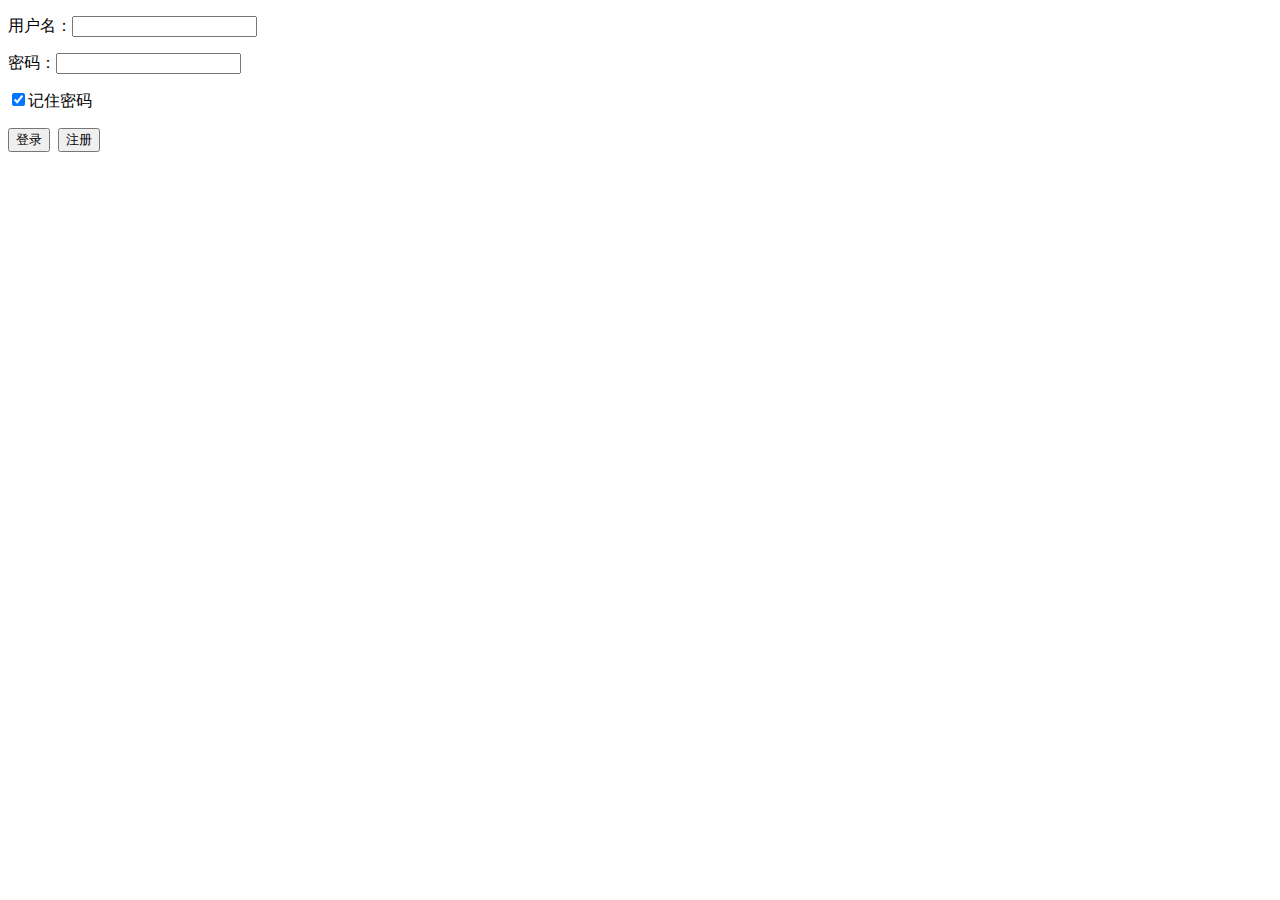
<file: meituan1/templates/userlogin.html>
<!DOCTYPE html>
<html lang="en">
<head>
    <meta charset="UTF-8">
    <title>Title</title>
</head>
<body>
    <form method="post">
        <p>用户名：<input type="text" name="uname" id="i1"></p>
        <p>密码：<input type="text" name="pswd" id="i2"></p>
        <p><input type="checkbox" value="1" checked>记住密码</p>
        <p><input type="submit" value="登录"> &nbsp;<button id="btn1">注册</button></p>

    </form>
</body>
</html>
</file>
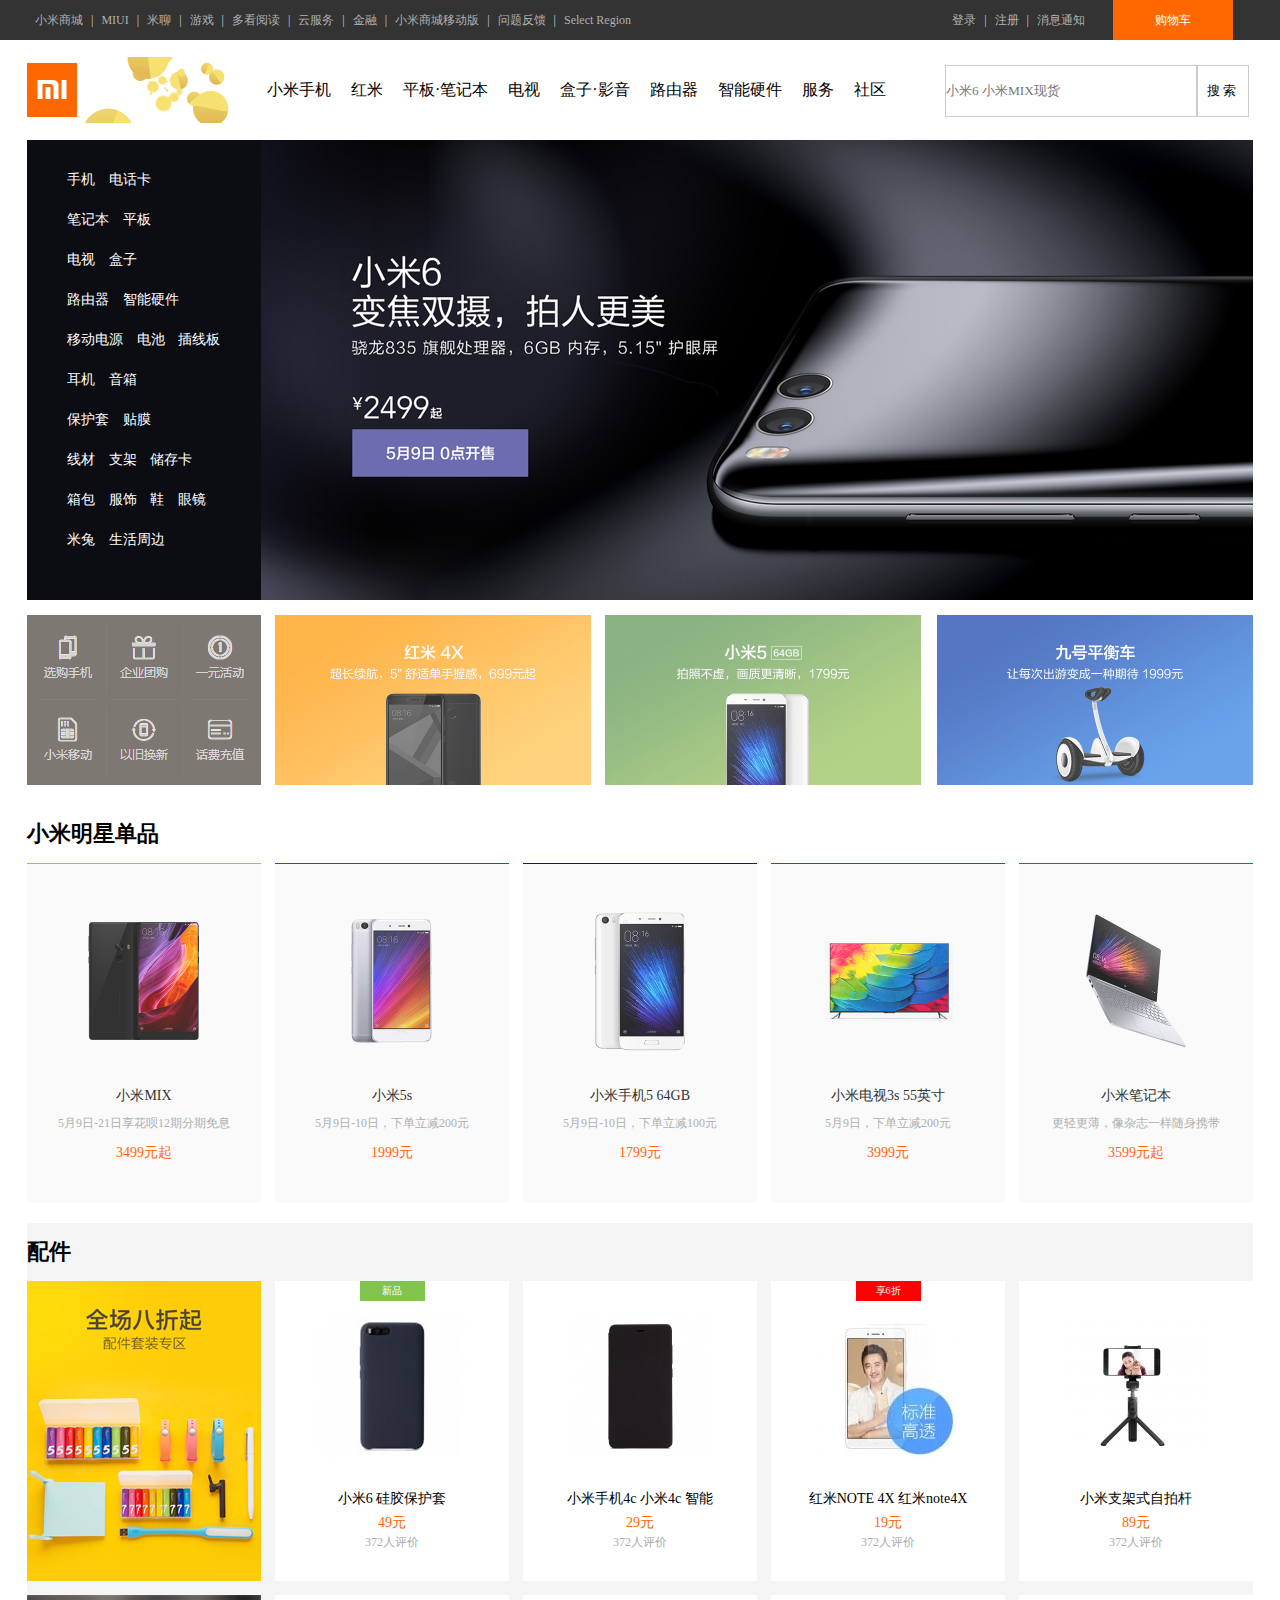
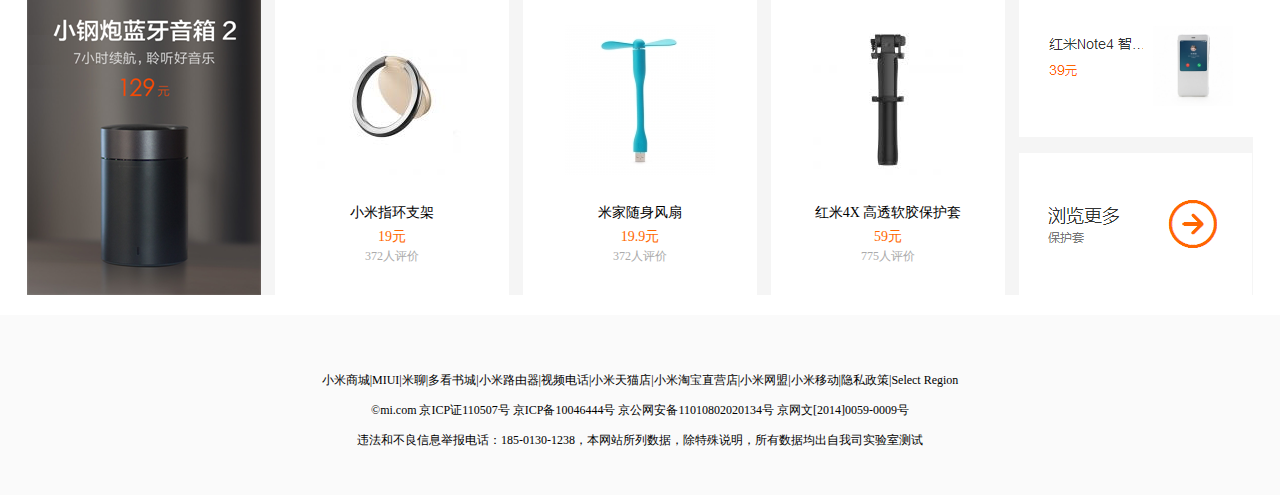
<file: 前端/meituan/MinorWebs/search.html>
<!DOCTYPE html>
<html>
	<head>
		<meta charset="UTF-8">
        <meta name="author" content="order by dede58.com"/>
		<title>小米商城</title>
		<link rel="stylesheet" type="text/css" href="./css/style.css">
	</head>
	<body>
	<!-- start header -->
		<header>
			<div class="top center">
				<div class="left fl">
					<ul>
						<li><a href="http://www.mi.com/" target="_blank">小米商城</a></li>
						<li>|</li>
						<li><a href="">MIUI</a></li>
						<li>|</li>
						<li><a href="">米聊</a></li>
						<li>|</li>
						<li><a href="">游戏</a></li>
						<li>|</li>
						<li><a href="">多看阅读</a></li>
						<li>|</li>
						<li><a href="">云服务</a></li>
						<li>|</li>
						<li><a href="">金融</a></li>
						<li>|</li>
						<li><a href="">小米商城移动版</a></li>
						<li>|</li>
						<li><a href="">问题反馈</a></li>
						<li>|</li>
						<li><a href="">Select Region</a></li>
						<div class="clear"></div>
					</ul>
				</div>
				<div class="right fr">
					<div class="gouwuche fr"><a href="">购物车</a></div>
					<div class="fr">
						<ul>
							<li><a href="./login.html" target="_blank">登录</a></li>
							<li>|</li>
							<li><a href="./register.html" target="_blank" >注册</a></li>
							<li>|</li>
							<li><a href="">消息通知</a></li>
						</ul>
					</div>
					<div class="clear"></div>
				</div>
				<div class="clear"></div>
			</div>
		</header>
	<!--end header -->

<!-- start banner_x -->
		<div class="banner_x center">
			<a href="./index.html" target="_blank"><div class="logo fl"></div></a>
			<a href=""><div class="ad_top fl"></div></a>
			<div class="nav fl">
				<ul>
					<li><a href="./liebiao.html" target="_blank">小米手机</a></li>
					<li><a href="">红米</a></li>
					<li><a href="">平板·笔记本</a></li>
					<li><a href="">电视</a></li>
					<li><a href="">盒子·影音</a></li>
					<li><a href="">路由器</a></li>
					<li><a href="">智能硬件</a></li>
					<li><a href="">服务</a></li>
					<li><a href="">社区</a></li>
				</ul>
			</div>
			<div class="search fr">
				<form action="" method="post">
					<div class="text fl">
						<input type="text" class="shuru"  placeholder="小米6&nbsp;小米MIX现货">
					</div>
					<div class="submit fl">
						<input type="submit" class="sousuo" value="搜索"/>
					</div>
					<div class="clear"></div>
				</form>
				<div class="clear"></div>
			</div>
		</div>
<!-- end banner_x -->

	<!-- start banner_y -->
		<div class="banner_y center">
			<div class="nav">				
				<ul>
					<li>
						<a href="">手机</a>
						<a href="">电话卡</a>
						<div class="pop">
							<div class="left fl">
								<div>
									<div class="xuangou_left fl">
										<a href="">
											<div class="img fl"><img src="./image/xm6_80.png" alt=""></div>
											<span class="fl">小米6</span>
											<div class="clear"></div>
										</a>
									</div>
									<div class="xuangou_right fr"><a href="./xiangqing.html" target="_blank">选购</a></div>
									<div class="clear"></div>
								</div>
								<div>
									<div class="xuangou_left fl">
										<a href="">
											<div class="img fl"><img src="./image/5c_80.png" alt=""></div>
											<span class="fl">小米手机5c</span>
											<div class="clear"></div>
										</a>
									</div>
									<div class="xuangou_right fr"><a href="">选购</a></div>
									<div class="clear"></div>
								</div>
								<div>
									<div class="xuangou_left fl">
										<a href="">
											<div class="img fl"><img src="./image/xmNOTE2-80.jpg" alt=""></div>
											<span class="fl">小米Note 2</span>
											<div class="clear"></div>
										</a>
									</div>
									<div class="xuangou_right fr"><a href="">选购</a></div>
									<div class="clear"></div>
								</div>
								<div>
									<div class="xuangou_left fl">
										<a href="">
											<div class="img fl"><img src="./image/MIX-80.jpg" alt=""></div>
											<span class="fl">小米MIX</span>
											<div class="clear"></div>
										</a>
									</div>
									<div class="xuangou_right fr"><a href="">选购</a></div>
									<div class="clear"></div>
								</div>
								<div>
									<div class="xuangou_left fl">
										<a href="">
											<div class="img fl"><img src="./image/MIX-80.jpg" alt=""></div>
											<span class="fl">小米5s</span>
											<div class="clear"></div>
										</a>
									</div>
									<div class="xuangou_right fr"><a href="">选购</a></div>
									<div class="clear"></div>
								</div>
								<div>
									<div class="xuangou_left fl">
										<a href="">
											<div class="img fl"><img src="./image/xm5Splus.jpg" alt=""></div>
											<span class="fl">小米5s Plus</span>
											<div class="clear"></div>
										</a>
									</div>
									<div class="xuangou_right fr"><a href="">选购</a></div>
									<div class="clear"></div>
								</div>								
							</div>
							<div class="ctn fl">
								<div>
									<div class="xuangou_left fl">
										<a href="">
											<div class="img fl"><img src="./image/xm5-80.jpg" alt=""></div>
											<span class="fl">小米手机5</span>
											<div class="clear"></div>
										</a>
									</div>
									<div class="xuangou_right fr"><a href="">选购</a></div>
									<div class="clear"></div>
								</div>
								<div>
									<div class="xuangou_left fl">
										<a href="">
											<div class="img fl"><img src="./image/hmn4x80.png" alt=""></div>
											<span class="fl">红米Note 4X</span>
											<div class="clear"></div>
										</a>
									</div>
									<div class="xuangou_right fr"><a href="">选购</a></div>
									<div class="clear"></div>
								</div>
								<div>
									<div class="xuangou_left fl">
										<a href="">
											<div class="img fl"><img src="./image/hmnote4-80.jpg" alt=""></div>
											<span class="fl">红米Note-4</span>
											<div class="clear"></div>
										</a>
									</div>
									<div class="xuangou_right fr"><a href="">选购</a></div>
									<div class="clear"></div>
								</div>
								<div>
									<div class="xuangou_left fl">
										<a href="">
											<div class="img fl"><img src="./image/hm4x_80.png" alt=""></div>
											<span class="fl">红米4x</span>
											<div class="clear"></div>
										</a>
									</div>
									<div class="xuangou_right fr"><a href="">选购</a></div>
									<div class="clear"></div>
								</div>
								<div>
									<div class="xuangou_left fl">
										<a href="">
											<div class="img fl"><img src="./image/hm4-80.jpg" alt=""></div>
											<span class="fl">红米4</span>
											<div class="clear"></div>
										</a>
									</div>
									<div class="xuangou_right fr"><a href="">选购</a></div>
									<div class="clear"></div>
								</div>
								<div>
									<div class="xuangou_left fl">
										<a href="">
											<div class="img fl"><img src="./image/hm4A-80.jpg" alt=""></div>
											<span class="fl">红米4A</span>
											<div class="clear"></div>
										</a>
									</div>
									<div class="xuangou_right fr"><a href="">选购</a></div>
									<div class="clear"></div>
								</div>
							</div>
							<div class="right fl">
								<div>
									<div class="xuangou_left fl">
										<a href="">
											<div class="img fl"><img src="./image/compare.jpg" alt=""></div>
											<span class="fl">对比手机</span>
											<div class="clear"></div>
										</a>
									</div>
									<!-- <div class="xuangou_right fr"><a href="">选购</a></div> -->
									<div class="clear"></div>
								</div>
								<div>
									<div class="xuangou_left fl">
										<a href="">
											<div class="img fl"><img src="./image/mimobile.jpg" alt=""></div>
											<span class="fl">小米移动&nbsp;电话卡</span>
											<div class="clear"></div>
										</a>
									</div>
									<!-- <div class="xuangou_right fr"><a href="">选购</a></div> -->
									<div class="clear"></div>
								</div>
							</div>
							<div class="clear"></div>
						</div>
					</li>
					<li>
						<a href="">笔记本</a>
						<a href="">平板</a>
						<div class="pop">
							<div class="left fl">
								<div>
									<div class="xuangou_left fl">
										<a href="">
											<div class="img fl"><img src="./image/xm6_80.png" alt=""></div>
											<span class="fl">小米6</span>
											<div class="clear"></div>
										</a>
									</div>
									<div class="xuangou_right fr"><a href="">选购</a></div>
									<div class="clear"></div>
								</div>
								<div>
									<div class="xuangou_left fl">
										<a href="">
											<div class="img fl"><img src="./image/5c_80.png" alt=""></div>
											<span class="fl">小米手机5c</span>
											<div class="clear"></div>
										</a>
									</div>
									<div class="xuangou_right fr"><a href="">选购</a></div>
									<div class="clear"></div>
								</div>
								<div>
									<div class="xuangou_left fl">
										<a href="">
											<div class="img fl"><img src="./image/xmNOTE2-80.jpg" alt=""></div>
											<span class="fl">小米Note 2</span>
											<div class="clear"></div>
										</a>
									</div>
									<div class="xuangou_right fr"><a href="">选购</a></div>
									<div class="clear"></div>
								</div>
								<div>
									<div class="xuangou_left fl">
										<a href="">
											<div class="img fl"><img src="./image/MIX-80.jpg" alt=""></div>
											<span class="fl">小米MIX</span>
											<div class="clear"></div>
										</a>
									</div>
									<div class="xuangou_right fr"><a href="">选购</a></div>
									<div class="clear"></div>
								</div>
								<div>
									<div class="xuangou_left fl">
										<a href="">
											<div class="img fl"><img src="./image/MIX-80.jpg" alt=""></div>
											<span class="fl">小米5s</span>
											<div class="clear"></div>
										</a>
									</div>
									<div class="xuangou_right fr"><a href="">选购</a></div>
									<div class="clear"></div>
								</div>
								<div>
									<div class="xuangou_left fl">
										<a href="">
											<div class="img fl"><img src="./image/xm5Splus.jpg" alt=""></div>
											<span class="fl">小米5s Plus</span>
											<div class="clear"></div>
										</a>
									</div>
									<div class="xuangou_right fr"><a href="">选购</a></div>
									<div class="clear"></div>
								</div>								
							</div>
							<div class="ctn fl">
								<div>
									<div class="xuangou_left fl">
										<a href="">
											<div class="img fl"><img src="./image/xm5-80.jpg" alt=""></div>
											<span class="fl">小米手机5</span>
											<div class="clear"></div>
										</a>
									</div>
									<div class="xuangou_right fr"><a href="">选购</a></div>
									<div class="clear"></div>
								</div>
								<div>
									<div class="xuangou_left fl">
										<a href="">
											<div class="img fl"><img src="./image/hmn4x80.png" alt=""></div>
											<span class="fl">红米Note 4X</span>
											<div class="clear"></div>
										</a>
									</div>
									<div class="xuangou_right fr"><a href="">选购</a></div>
									<div class="clear"></div>
								</div>
								<div>
									<div class="xuangou_left fl">
										<a href="">
											<div class="img fl"><img src="./image/hmnote4-80.jpg" alt=""></div>
											<span class="fl">红米Note-4</span>
											<div class="clear"></div>
										</a>
									</div>
									<div class="xuangou_right fr"><a href="">选购</a></div>
									<div class="clear"></div>
								</div>
								<div>
									<div class="xuangou_left fl">
										<a href="">
											<div class="img fl"><img src="./image/hm4x_80.png" alt=""></div>
											<span class="fl">红米4x</span>
											<div class="clear"></div>
										</a>
									</div>
									<div class="xuangou_right fr"><a href="">选购</a></div>
									<div class="clear"></div>
								</div>
								<div>
									<div class="xuangou_left fl">
										<a href="">
											<div class="img fl"><img src="./image/hm4-80.jpg" alt=""></div>
											<span class="fl">红米4</span>
											<div class="clear"></div>
										</a>
									</div>
									<div class="xuangou_right fr"><a href="">选购</a></div>
									<div class="clear"></div>
								</div>
								<div>
									<div class="xuangou_left fl">
										<a href="">
											<div class="img fl"><img src="./image/hm4A-80.jpg" alt=""></div>
											<span class="fl">红米4A</span>
											<div class="clear"></div>
										</a>
									</div>
									<div class="xuangou_right fr"><a href="">选购</a></div>
									<div class="clear"></div>
								</div>
							</div>
							
							<div class="clear"></div>
						</div>
					</li>
					<li>
						<a href="">电视</a>
						<a href="">盒子</a>
						<div class="pop">
							<div class="left fl">
								<div>
									<div class="xuangou_left fl">
										<a href="">
											<div class="img fl"><img src="./image/xm6_80.png" alt=""></div>
											<span class="fl">小米6</span>
											<div class="clear"></div>
										</a>
									</div>
									<div class="xuangou_right fr"><a href="">选购</a></div>
									<div class="clear"></div>
								</div>
								<div>
									<div class="xuangou_left fl">
										<a href="">
											<div class="img fl"><img src="./image/5c_80.png" alt=""></div>
											<span class="fl">小米手机5c</span>
											<div class="clear"></div>
										</a>
									</div>
									<div class="xuangou_right fr"><a href="">选购</a></div>
									<div class="clear"></div>
								</div>
								<div>
									<div class="xuangou_left fl">
										<a href="">
											<div class="img fl"><img src="./image/xmNOTE2-80.jpg" alt=""></div>
											<span class="fl">小米Note 2</span>
											<div class="clear"></div>
										</a>
									</div>
									<div class="xuangou_right fr"><a href="">选购</a></div>
									<div class="clear"></div>
								</div>
								<div>
									<div class="xuangou_left fl">
										<a href="">
											<div class="img fl"><img src="./image/MIX-80.jpg" alt=""></div>
											<span class="fl">小米MIX</span>
											<div class="clear"></div>
										</a>
									</div>
									<div class="xuangou_right fr"><a href="">选购</a></div>
									<div class="clear"></div>
								</div>
								<div>
									<div class="xuangou_left fl">
										<a href="">
											<div class="img fl"><img src="./image/MIX-80.jpg" alt=""></div>
											<span class="fl">小米5s</span>
											<div class="clear"></div>
										</a>
									</div>
									<div class="xuangou_right fr"><a href="">选购</a></div>
									<div class="clear"></div>
								</div>
								<div>
									<div class="xuangou_left fl">
										<a href="">
											<div class="img fl"><img src="./image/xm5Splus.jpg" alt=""></div>
											<span class="fl">小米5s Plus</span>
											<div class="clear"></div>
										</a>
									</div>
									<div class="xuangou_right fr"><a href="">选购</a></div>
									<div class="clear"></div>
								</div>								
							</div>
							<div class="ctn fl">
								<div>
									<div class="xuangou_left fl">
										<a href="">
											<div class="img fl"><img src="./image/xm5-80.jpg" alt=""></div>
											<span class="fl">小米手机5</span>
											<div class="clear"></div>
										</a>
									</div>
									<div class="xuangou_right fr"><a href="">选购</a></div>
									<div class="clear"></div>
								</div>
								<div>
									<div class="xuangou_left fl">
										<a href="">
											<div class="img fl"><img src="./image/hmn4x80.png" alt=""></div>
											<span class="fl">红米Note 4X</span>
											<div class="clear"></div>
										</a>
									</div>
									<div class="xuangou_right fr"><a href="">选购</a></div>
									<div class="clear"></div>
								</div>
								<div>
									<div class="xuangou_left fl">
										<a href="">
											<div class="img fl"><img src="./image/hmnote4-80.jpg" alt=""></div>
											<span class="fl">红米Note-4</span>
											<div class="clear"></div>
										</a>
									</div>
									<div class="xuangou_right fr"><a href="">选购</a></div>
									<div class="clear"></div>
								</div>
								<div>
									<div class="xuangou_left fl">
										<a href="">
											<div class="img fl"><img src="./image/hm4x_80.png" alt=""></div>
											<span class="fl">红米4x</span>
											<div class="clear"></div>
										</a>
									</div>
									<div class="xuangou_right fr"><a href="">选购</a></div>
									<div class="clear"></div>
								</div>
								<div>
									<div class="xuangou_left fl">
										<a href="">
											<div class="img fl"><img src="./image/hm4-80.jpg" alt=""></div>
											<span class="fl">红米4</span>
											<div class="clear"></div>
										</a>
									</div>
									<div class="xuangou_right fr"><a href="">选购</a></div>
									<div class="clear"></div>
								</div>
								<div>
									<div class="xuangou_left fl">
										<a href="">
											<div class="img fl"><img src="./image/hm4A-80.jpg" alt=""></div>
											<span class="fl">红米4A</span>
											<div class="clear"></div>
										</a>
									</div>
									<div class="xuangou_right fr"><a href="">选购</a></div>
									<div class="clear"></div>
								</div>
							</div>
							<div class="right fl">
								<div>
									<div class="xuangou_left fl">
										<a href="">
											<div class="img fl"><img src="./image/compare.jpg" alt=""></div>
											<span class="fl">对比手机</span>
											<div class="clear"></div>
										</a>
									</div>
									<!-- <div class="xuangou_right fr"><a href="">选购</a></div> -->
									<div class="clear"></div>
								</div>
								<div>
									<div class="xuangou_left fl">
										<a href="">
											<div class="img fl"><img src="./image/mimobile.jpg" alt=""></div>
											<span class="fl">小米移动&nbsp;电话卡</span>
											<div class="clear"></div>
										</a>
									</div>
									<!-- <div class="xuangou_right fr"><a href="">选购</a></div> -->
									<div class="clear"></div>
								</div>
							</div>
							<div class="clear"></div>
						</div>
					</li>
					<li>
						<a href="">路由器</a>
						<a href="">智能硬件</a>
						<div class="pop">
							<div class="left fl">
								<div>
									<div class="xuangou_left fl">
										<a href="">
											<div class="img fl"><img src="./image/xm6_80.png" alt=""></div>
											<span class="fl">小米6</span>
											<div class="clear"></div>
										</a>
									</div>
									<div class="xuangou_right fr"><a href="">选购</a></div>
									<div class="clear"></div>
								</div>
								<div>
									<div class="xuangou_left fl">
										<a href="">
											<div class="img fl"><img src="./image/5c_80.png" alt=""></div>
											<span class="fl">小米手机5c</span>
											<div class="clear"></div>
										</a>
									</div>
									<div class="xuangou_right fr"><a href="">选购</a></div>
									<div class="clear"></div>
								</div>
								<div>
									<div class="xuangou_left fl">
										<a href="">
											<div class="img fl"><img src="./image/xmNOTE2-80.jpg" alt=""></div>
											<span class="fl">小米Note 2</span>
											<div class="clear"></div>
										</a>
									</div>
									<div class="xuangou_right fr"><a href="">选购</a></div>
									<div class="clear"></div>
								</div>
								<div>
									<div class="xuangou_left fl">
										<a href="">
											<div class="img fl"><img src="./image/MIX-80.jpg" alt=""></div>
											<span class="fl">小米MIX</span>
											<div class="clear"></div>
										</a>
									</div>
									<div class="xuangou_right fr"><a href="">选购</a></div>
									<div class="clear"></div>
								</div>
								<div>
									<div class="xuangou_left fl">
										<a href="">
											<div class="img fl"><img src="./image/MIX-80.jpg" alt=""></div>
											<span class="fl">小米5s</span>
											<div class="clear"></div>
										</a>
									</div>
									<div class="xuangou_right fr"><a href="">选购</a></div>
									<div class="clear"></div>
								</div>
								<div>
									<div class="xuangou_left fl">
										<a href="">
											<div class="img fl"><img src="./image/xm5Splus.jpg" alt=""></div>
											<span class="fl">小米5s Plus</span>
											<div class="clear"></div>
										</a>
									</div>
									<div class="xuangou_right fr"><a href="">选购</a></div>
									<div class="clear"></div>
								</div>								
							</div>
							<div class="ctn fl">
								<div>
									<div class="xuangou_left fl">
										<a href="">
											<div class="img fl"><img src="./image/xm5-80.jpg" alt=""></div>
											<span class="fl">小米手机5</span>
											<div class="clear"></div>
										</a>
									</div>
									<div class="xuangou_right fr"><a href="">选购</a></div>
									<div class="clear"></div>
								</div>
								<div>
									<div class="xuangou_left fl">
										<a href="">
											<div class="img fl"><img src="./image/hmn4x80.png" alt=""></div>
											<span class="fl">红米Note 4X</span>
											<div class="clear"></div>
										</a>
									</div>
									<div class="xuangou_right fr"><a href="">选购</a></div>
									<div class="clear"></div>
								</div>
								<div>
									<div class="xuangou_left fl">
										<a href="">
											<div class="img fl"><img src="./image/hmnote4-80.jpg" alt=""></div>
											<span class="fl">红米Note-4</span>
											<div class="clear"></div>
										</a>
									</div>
									<div class="xuangou_right fr"><a href="">选购</a></div>
									<div class="clear"></div>
								</div>
								<div>
									<div class="xuangou_left fl">
										<a href="">
											<div class="img fl"><img src="./image/hm4x_80.png" alt=""></div>
											<span class="fl">红米4x</span>
											<div class="clear"></div>
										</a>
									</div>
									<div class="xuangou_right fr"><a href="">选购</a></div>
									<div class="clear"></div>
								</div>
								<div>
									<div class="xuangou_left fl">
										<a href="">
											<div class="img fl"><img src="./image/hm4-80.jpg" alt=""></div>
											<span class="fl">红米4</span>
											<div class="clear"></div>
										</a>
									</div>
									<div class="xuangou_right fr"><a href="">选购</a></div>
									<div class="clear"></div>
								</div>
								<div>
									<div class="xuangou_left fl">
										<a href="">
											<div class="img fl"><img src="./image/hm4A-80.jpg" alt=""></div>
											<span class="fl">红米4A</span>
											<div class="clear"></div>
										</a>
									</div>
									<div class="xuangou_right fr"><a href="">选购</a></div>
									<div class="clear"></div>
								</div>
							</div>
							<div class="right fl">
								<div>
									<div class="xuangou_left fl">
										<a href="">
											<div class="img fl"><img src="./image/compare.jpg" alt=""></div>
											<span class="fl">对比手机</span>
											<div class="clear"></div>
										</a>
									</div>
									<!-- <div class="xuangou_right fr"><a href="">选购</a></div> -->
									<div class="clear"></div>
								</div>
								<div>
									<div class="xuangou_left fl">
										<a href="">
											<div class="img fl"><img src="./image/mimobile.jpg" alt=""></div>
											<span class="fl">小米移动&nbsp;电话卡</span>
											<div class="clear"></div>
										</a>
									</div>
									<!-- <div class="xuangou_right fr"><a href="">选购</a></div> -->
									<div class="clear"></div>
								</div>
							</div>
							<div class="clear"></div>
						</div>
					</li>
					<li>
						<a href="">移动电源</a>
						<a href="">电池</a>
						<a href="">插线板</a>
						<div class="pop">
							<div class="left fl">
								<div>
									<div class="xuangou_left fl">
										<a href="">
											<div class="img fl"><img src="./image/xm6_80.png" alt=""></div>
											<span class="fl">小米6</span>
											<div class="clear"></div>
										</a>
									</div>
									<div class="xuangou_right fr"><a href="">选购</a></div>
									<div class="clear"></div>
								</div>
								<div>
									<div class="xuangou_left fl">
										<a href="">
											<div class="img fl"><img src="./image/5c_80.png" alt=""></div>
											<span class="fl">小米手机5c</span>
											<div class="clear"></div>
										</a>
									</div>
									<div class="xuangou_right fr"><a href="">选购</a></div>
									<div class="clear"></div>
								</div>
								<div>
									<div class="xuangou_left fl">
										<a href="">
											<div class="img fl"><img src="./image/xmNOTE2-80.jpg" alt=""></div>
											<span class="fl">小米Note 2</span>
											<div class="clear"></div>
										</a>
									</div>
									<div class="xuangou_right fr"><a href="">选购</a></div>
									<div class="clear"></div>
								</div>
								<div>
									<div class="xuangou_left fl">
										<a href="">
											<div class="img fl"><img src="./image/MIX-80.jpg" alt=""></div>
											<span class="fl">小米MIX</span>
											<div class="clear"></div>
										</a>
									</div>
									<div class="xuangou_right fr"><a href="">选购</a></div>
									<div class="clear"></div>
								</div>
								<div>
									<div class="xuangou_left fl">
										<a href="">
											<div class="img fl"><img src="./image/MIX-80.jpg" alt=""></div>
											<span class="fl">小米5s</span>
											<div class="clear"></div>
										</a>
									</div>
									<div class="xuangou_right fr"><a href="">选购</a></div>
									<div class="clear"></div>
								</div>
								<div>
									<div class="xuangou_left fl">
										<a href="">
											<div class="img fl"><img src="./image/xm5Splus.jpg" alt=""></div>
											<span class="fl">小米5s Plus</span>
											<div class="clear"></div>
										</a>
									</div>
									<div class="xuangou_right fr"><a href="">选购</a></div>
									<div class="clear"></div>
								</div>								
							</div>
							<div class="ctn fl">
								<div>
									<div class="xuangou_left fl">
										<a href="">
											<div class="img fl"><img src="./image/xm5-80.jpg" alt=""></div>
											<span class="fl">小米手机5</span>
											<div class="clear"></div>
										</a>
									</div>
									<div class="xuangou_right fr"><a href="">选购</a></div>
									<div class="clear"></div>
								</div>
								<div>
									<div class="xuangou_left fl">
										<a href="">
											<div class="img fl"><img src="./image/hmn4x80.png" alt=""></div>
											<span class="fl">红米Note 4X</span>
											<div class="clear"></div>
										</a>
									</div>
									<div class="xuangou_right fr"><a href="">选购</a></div>
									<div class="clear"></div>
								</div>
								<div>
									<div class="xuangou_left fl">
										<a href="">
											<div class="img fl"><img src="./image/hmnote4-80.jpg" alt=""></div>
											<span class="fl">红米Note-4</span>
											<div class="clear"></div>
										</a>
									</div>
									<div class="xuangou_right fr"><a href="">选购</a></div>
									<div class="clear"></div>
								</div>
								<div>
									<div class="xuangou_left fl">
										<a href="">
											<div class="img fl"><img src="./image/hm4x_80.png" alt=""></div>
											<span class="fl">红米4x</span>
											<div class="clear"></div>
										</a>
									</div>
									<div class="xuangou_right fr"><a href="">选购</a></div>
									<div class="clear"></div>
								</div>
								<div>
									<div class="xuangou_left fl">
										<a href="">
											<div class="img fl"><img src="./image/hm4-80.jpg" alt=""></div>
											<span class="fl">红米4</span>
											<div class="clear"></div>
										</a>
									</div>
									<div class="xuangou_right fr"><a href="">选购</a></div>
									<div class="clear"></div>
								</div>
								<div>
									<div class="xuangou_left fl">
										<a href="">
											<div class="img fl"><img src="./image/hm4A-80.jpg" alt=""></div>
											<span class="fl">红米4A</span>
											<div class="clear"></div>
										</a>
									</div>
									<div class="xuangou_right fr"><a href="">选购</a></div>
									<div class="clear"></div>
								</div>
							</div>
							<div class="right fl">
								<div>
									<div class="xuangou_left fl">
										<a href="">
											<div class="img fl"><img src="./image/compare.jpg" alt=""></div>
											<span class="fl">对比手机</span>
											<div class="clear"></div>
										</a>
									</div>
									<!-- <div class="xuangou_right fr"><a href="">选购</a></div> -->
									<div class="clear"></div>
								</div>
								<div>
									<div class="xuangou_left fl">
										<a href="">
											<div class="img fl"><img src="./image/mimobile.jpg" alt=""></div>
											<span class="fl">小米移动&nbsp;电话卡</span>
											<div class="clear"></div>
										</a>
									</div>
									<!-- <div class="xuangou_right fr"><a href="">选购</a></div> -->
									<div class="clear"></div>
								</div>
							</div>
							<div class="clear"></div>
						</div>
					</li>
					<li>
						<a href="">耳机</a>
						<a href="">音箱</a>
						<div class="pop">
							<div class="left fl">
								<div>
									<div class="xuangou_left fl">
										<a href="">
											<div class="img fl"><img src="./image/xm6_80.png" alt=""></div>
											<span class="fl">小米6</span>
											<div class="clear"></div>
										</a>
									</div>
									<div class="xuangou_right fr"><a href="">选购</a></div>
									<div class="clear"></div>
								</div>
								<div>
									<div class="xuangou_left fl">
										<a href="">
											<div class="img fl"><img src="./image/5c_80.png" alt=""></div>
											<span class="fl">小米手机5c</span>
											<div class="clear"></div>
										</a>
									</div>
									<div class="xuangou_right fr"><a href="">选购</a></div>
									<div class="clear"></div>
								</div>
								<div>
									<div class="xuangou_left fl">
										<a href="">
											<div class="img fl"><img src="./image/xmNOTE2-80.jpg" alt=""></div>
											<span class="fl">小米Note 2</span>
											<div class="clear"></div>
										</a>
									</div>
									<div class="xuangou_right fr"><a href="">选购</a></div>
									<div class="clear"></div>
								</div>
								<div>
									<div class="xuangou_left fl">
										<a href="">
											<div class="img fl"><img src="./image/MIX-80.jpg" alt=""></div>
											<span class="fl">小米MIX</span>
											<div class="clear"></div>
										</a>
									</div>
									<div class="xuangou_right fr"><a href="">选购</a></div>
									<div class="clear"></div>
								</div>
								<div>
									<div class="xuangou_left fl">
										<a href="">
											<div class="img fl"><img src="./image/MIX-80.jpg" alt=""></div>
											<span class="fl">小米5s</span>
											<div class="clear"></div>
										</a>
									</div>
									<div class="xuangou_right fr"><a href="">选购</a></div>
									<div class="clear"></div>
								</div>
								<div>
									<div class="xuangou_left fl">
										<a href="">
											<div class="img fl"><img src="./image/xm5Splus.jpg" alt=""></div>
											<span class="fl">小米5s Plus</span>
											<div class="clear"></div>
										</a>
									</div>
									<div class="xuangou_right fr"><a href="">选购</a></div>
									<div class="clear"></div>
								</div>
							</div>
							<div class="ctn fl">
								<div>
									<div class="xuangou_left fl">
										<a href="">
											<div class="img fl"><img src="./image/xm5-80.jpg" alt=""></div>
											<span class="fl">小米手机5</span>
											<div class="clear"></div>
										</a>
									</div>
									<div class="xuangou_right fr"><a href="">选购</a></div>
									<div class="clear"></div>
								</div>
								<div>
									<div class="xuangou_left fl">
										<a href="">
											<div class="img fl"><img src="./image/hmn4x80.png" alt=""></div>
											<span class="fl">红米Note 4X</span>
											<div class="clear"></div>
										</a>
									</div>
									<div class="xuangou_right fr"><a href="">选购</a></div>
									<div class="clear"></div>
								</div>
								<div>
									<div class="xuangou_left fl">
										<a href="">
											<div class="img fl"><img src="./image/hmnote4-80.jpg" alt=""></div>
											<span class="fl">红米Note-4</span>
											<div class="clear"></div>
										</a>
									</div>
									<div class="xuangou_right fr"><a href="">选购</a></div>
									<div class="clear"></div>
								</div>
								<div>
									<div class="xuangou_left fl">
										<a href="">
											<div class="img fl"><img src="./image/hm4x_80.png" alt=""></div>
											<span class="fl">红米4x</span>
											<div class="clear"></div>
										</a>
									</div>
									<div class="xuangou_right fr"><a href="">选购</a></div>
									<div class="clear"></div>
								</div>
								<div>
									<div class="xuangou_left fl">
										<a href="">
											<div class="img fl"><img src="./image/hm4-80.jpg" alt=""></div>
											<span class="fl">红米4</span>
											<div class="clear"></div>
										</a>
									</div>
									<div class="xuangou_right fr"><a href="">选购</a></div>
									<div class="clear"></div>
								</div>
								<div>
									<div class="xuangou_left fl">
										<a href="">
											<div class="img fl"><img src="./image/hm4A-80.jpg" alt=""></div>
											<span class="fl">红米4A</span>
											<div class="clear"></div>
										</a>
									</div>
									<div class="xuangou_right fr"><a href="">选购</a></div>
									<div class="clear"></div>
								</div>
							</div>
							<div class="right fl">
								<div>
									<div class="xuangou_left fl">
										<a href="">
											<div class="img fl"><img src="./image/compare.jpg" alt=""></div>
											<span class="fl">对比手机</span>
											<div class="clear"></div>
										</a>
									</div>
									<!-- <div class="xuangou_right fr"><a href="">选购</a></div> -->
									<div class="clear"></div>
								</div>
								<div>
									<div class="xuangou_left fl">
										<a href="">
											<div class="img fl"><img src="./image/mimobile.jpg" alt=""></div>
											<span class="fl">小米移动&nbsp;电话卡</span>
											<div class="clear"></div>
										</a>
									</div>
									<!-- <div class="xuangou_right fr"><a href="">选购</a></div> -->
									<div class="clear"></div>
								</div>
							</div>
							<div class="clear"></div>
						</div>
					</li>
					<li>
						<a href="">保护套</a>
						<a href="">贴膜</a>
						<div class="pop">
							<div class="left fl">
								<div>
									<div class="xuangou_left fl">
										<a href="">
											<div class="img fl"><img src="./image/xm6_80.png" alt=""></div>
											<span class="fl">小米6</span>
											<div class="clear"></div>
										</a>
									</div>
									<div class="xuangou_right fr"><a href="">选购</a></div>
									<div class="clear"></div>
								</div>
								<div>
									<div class="xuangou_left fl">
										<a href="">
											<div class="img fl"><img src="./image/5c_80.png" alt=""></div>
											<span class="fl">小米手机5c</span>
											<div class="clear"></div>
										</a>
									</div>
									<div class="xuangou_right fr"><a href="">选购</a></div>
									<div class="clear"></div>
								</div>
								<div>
									<div class="xuangou_left fl">
										<a href="">
											<div class="img fl"><img src="./image/xmNOTE2-80.jpg" alt=""></div>
											<span class="fl">小米Note 2</span>
											<div class="clear"></div>
										</a>
									</div>
									<div class="xuangou_right fr"><a href="">选购</a></div>
									<div class="clear"></div>
								</div>
								<div>
									<div class="xuangou_left fl">
										<a href="">
											<div class="img fl"><img src="./image/MIX-80.jpg" alt=""></div>
											<span class="fl">小米MIX</span>
											<div class="clear"></div>
										</a>
									</div>
									<div class="xuangou_right fr"><a href="">选购</a></div>
									<div class="clear"></div>
								</div>
								<div>
									<div class="xuangou_left fl">
										<a href="">
											<div class="img fl"><img src="./image/MIX-80.jpg" alt=""></div>
											<span class="fl">小米5s</span>
											<div class="clear"></div>
										</a>
									</div>
									<div class="xuangou_right fr"><a href="">选购</a></div>
									<div class="clear"></div>
								</div>
								<div>
									<div class="xuangou_left fl">
										<a href="">
											<div class="img fl"><img src="./image/xm5Splus.jpg" alt=""></div>
											<span class="fl">小米5s Plus</span>
											<div class="clear"></div>
										</a>
									</div>
									<div class="xuangou_right fr"><a href="">选购</a></div>
									<div class="clear"></div>
								</div>								
							</div>							
							<div class="clear"></div>
						</div>
					</li>
					<li>
						<a href="">线材</a>
						<a href="">支架</a>
						<a href="">储存卡</a>
						<div class="pop">
							<div class="left fl">
								<div>
									<div class="xuangou_left fl">
										<a href="">
											<div class="img fl"><img src="./image/xm6_80.png" alt=""></div>
											<span class="fl">小米6</span>
											<div class="clear"></div>
										</a>
									</div>
									<div class="xuangou_right fr"><a href="">选购</a></div>
									<div class="clear"></div>
								</div>
								<div>
									<div class="xuangou_left fl">
										<a href="">
											<div class="img fl"><img src="./image/5c_80.png" alt=""></div>
											<span class="fl">小米手机5c</span>
											<div class="clear"></div>
										</a>
									</div>
									<div class="xuangou_right fr"><a href="">选购</a></div>
									<div class="clear"></div>
								</div>
								<div>
									<div class="xuangou_left fl">
										<a href="">
											<div class="img fl"><img src="./image/xmNOTE2-80.jpg" alt=""></div>
											<span class="fl">小米Note 2</span>
											<div class="clear"></div>
										</a>
									</div>
									<div class="xuangou_right fr"><a href="">选购</a></div>
									<div class="clear"></div>
								</div>
								<div>
									<div class="xuangou_left fl">
										<a href="">
											<div class="img fl"><img src="./image/MIX-80.jpg" alt=""></div>
											<span class="fl">小米MIX</span>
											<div class="clear"></div>
										</a>
									</div>
									<div class="xuangou_right fr"><a href="">选购</a></div>
									<div class="clear"></div>
								</div>
								<div>
									<div class="xuangou_left fl">
										<a href="">
											<div class="img fl"><img src="./image/MIX-80.jpg" alt=""></div>
											<span class="fl">小米5s</span>
											<div class="clear"></div>
										</a>
									</div>
									<div class="xuangou_right fr"><a href="">选购</a></div>
									<div class="clear"></div>
								</div>
								<div>
									<div class="xuangou_left fl">
										<a href="">
											<div class="img fl"><img src="./image/xm5Splus.jpg" alt=""></div>
											<span class="fl">小米5s Plus</span>
											<div class="clear"></div>
										</a>
									</div>
									<div class="xuangou_right fr"><a href="">选购</a></div>
									<div class="clear"></div>
								</div>			
							</div>
							<div class="clear"></div>
						</div>
					</li>
					<li>
						<a href="">箱包</a>
						<a href="">服饰</a>
						<a href="">鞋</a>
						<a href="">眼镜</a>
						<div class="pop">
							<div class="left fl">
								<div>
									<div class="xuangou_left fl">
										<a href="">
											<div class="img fl"><img src="./image/xm6_80.png" alt=""></div>
											<span class="fl">小米6</span>
											<div class="clear"></div>
										</a>
									</div>
									<div class="xuangou_right fr"><a href="">选购</a></div>
									<div class="clear"></div>
								</div>
								<div>
									<div class="xuangou_left fl">
										<a href="">
											<div class="img fl"><img src="./image/5c_80.png" alt=""></div>
											<span class="fl">小米手机5c</span>
											<div class="clear"></div>
										</a>
									</div>
									<div class="xuangou_right fr"><a href="">选购</a></div>
									<div class="clear"></div>
								</div>
								<div>
									<div class="xuangou_left fl">
										<a href="">
											<div class="img fl"><img src="./image/xmNOTE2-80.jpg" alt=""></div>
											<span class="fl">小米Note 2</span>
											<div class="clear"></div>
										</a>
									</div>
									<div class="xuangou_right fr"><a href="">选购</a></div>
									<div class="clear"></div>
								</div>
								<div>
									<div class="xuangou_left fl">
										<a href="">
											<div class="img fl"><img src="./image/MIX-80.jpg" alt=""></div>
											<span class="fl">小米MIX</span>
											<div class="clear"></div>
										</a>
									</div>
									<div class="xuangou_right fr"><a href="">选购</a></div>
									<div class="clear"></div>
								</div>
								<div>
									<div class="xuangou_left fl">
										<a href="">
											<div class="img fl"><img src="./image/MIX-80.jpg" alt=""></div>
											<span class="fl">小米5s</span>
											<div class="clear"></div>
										</a>
									</div>
									<div class="xuangou_right fr"><a href="">选购</a></div>
									<div class="clear"></div>
								</div>
								<div>
									<div class="xuangou_left fl">
										<a href="">
											<div class="img fl"><img src="./image/xm5Splus.jpg" alt=""></div>
											<span class="fl">小米5s Plus</span>
											<div class="clear"></div>
										</a>
									</div>
									<div class="xuangou_right fr"><a href="">选购</a></div>
									<div class="clear"></div>
								</div>								
							</div>							
							<div class="clear"></div>
						</div>
					</li>
					<li>
						<a href="">米兔</a>
						<a href="">生活周边</a>
						<div class="pop">
							<div class="left fl">
								<div>
									<div class="xuangou_left fl">
										<a href="">
											<div class="img fl"><img src="./image/xm6_80.png" alt=""></div>
											<span class="fl">小米6</span>
											<div class="clear"></div>
										</a>
									</div>
									<div class="xuangou_right fr"><a href="">选购</a></div>
									<div class="clear"></div>
								</div>
								<div>
									<div class="xuangou_left fl">
										<a href="">
											<div class="img fl"><img src="./image/5c_80.png" alt=""></div>
											<span class="fl">小米手机5c</span>
											<div class="clear"></div>
										</a>
									</div>
									<div class="xuangou_right fr"><a href="">选购</a></div>
									<div class="clear"></div>
								</div>
								<div>
									<div class="xuangou_left fl">
										<a href="">
											<div class="img fl"><img src="./image/xmNOTE2-80.jpg" alt=""></div>
											<span class="fl">小米Note 2</span>
											<div class="clear"></div>
										</a>
									</div>
									<div class="xuangou_right fr"><a href="">选购</a></div>
									<div class="clear"></div>
								</div>
								<div>
									<div class="xuangou_left fl">
										<a href="">
											<div class="img fl"><img src="./image/MIX-80.jpg" alt=""></div>
											<span class="fl">小米MIX</span>
											<div class="clear"></div>
										</a>
									</div>
									<div class="xuangou_right fr"><a href="">选购</a></div>
									<div class="clear"></div>
								</div>
								<div>
									<div class="xuangou_left fl">
										<a href="">
											<div class="img fl"><img src="./image/MIX-80.jpg" alt=""></div>
											<span class="fl">小米5s</span>
											<div class="clear"></div>
										</a>
									</div>
									<div class="xuangou_right fr"><a href="">选购</a></div>
									<div class="clear"></div>
								</div>
								<div>
									<div class="xuangou_left fl">
										<a href="">
											<div class="img fl"><img src="./image/xm5Splus.jpg" alt=""></div>
											<span class="fl">小米5s Plus</span>
											<div class="clear"></div>
										</a>
									</div>
									<div class="xuangou_right fr"><a href="">选购</a></div>
									<div class="clear"></div>
								</div>								
							</div>							
							<div class="clear"></div>
						</div>
					</li>
				</ul>
			</div>
		
		</div>	

		<div class="sub_banner center">
			<div class="sidebar fl">
				<div class="fl"><a href=""><img src="./image/hjh_01.gif"></a></div>
				<div class="fl"><a href=""><img src="./image/hjh_02.gif"></a></div>
				<div class="fl"><a href=""><img src="./image/hjh_03.gif"></a></div>
				<div class="fl"><a href=""><img src="./image/hjh_04.gif"></a></div>
				<div class="fl"><a href=""><img src="./image/hjh_05.gif"></a></div>
				<div class="fl"><a href=""><img src="./image/hjh_06.gif"></a></div>
				<div class="clear"></div>
			</div>
			<div class="datu fl"><a href=""><img src="./image/hongmi4x.png" alt=""></a></div>
			<div class="datu fl"><a href=""><img src="./image/xiaomi5.jpg" alt=""></a></div>
			<div class="datu fr"><a href=""><img src="./image/pinghengche.jpg" alt=""></a></div>
			<div class="clear"></div>


		</div>
	<!-- end banner -->
	<div class="tlinks">Collect from <a href="http://www.cssmoban.com/" >企业网站模板</a></div>

	<!-- start danpin -->
		<div class="danpin center">
			
			<div class="biaoti center">小米明星单品</div>
			<div class="main center">
				<div class="mingxing fl">
					<div class="sub_mingxing"><a href=""><img src="./image/pinpai1.png" alt=""></a></div>
					<div class="pinpai"><a href="">小米MIX</a></div>
					<div class="youhui">5月9日-21日享花呗12期分期免息</div>
					<div class="jiage">3499元起</div>
				</div>
				<div class="mingxing fl">
					<div class="sub_mingxing"><a href=""><img src="./image/pinpai2.png" alt=""></a></div>
					<div class="pinpai"><a href="">小米5s</a></div>
					<div class="youhui">5月9日-10日，下单立减200元</div>
					<div class="jiage">1999元</div>
				</div>
				<div class="mingxing fl">
					<div class="sub_mingxing"><a href=""><img src="./image/pinpai3.png" alt=""></a></div>
					<div class="pinpai"><a href="">小米手机5 64GB</a></div>
					<div class="youhui">5月9日-10日，下单立减100元</div>
					<div class="jiage">1799元</div>
				</div>
				<div class="mingxing fl"> 	
					<div class="sub_mingxing"><a href=""><img src="./image/pinpai4.png" alt=""></a></div>
					<div class="pinpai"><a href="">小米电视3s 55英寸</a></div>
					<div class="youhui">5月9日，下单立减200元</div>
					<div class="jiage">3999元</div>
				</div>
				<div class="mingxing fl">
					<div class="sub_mingxing"><a href=""><img src="./image/pinpai5.png" alt=""></a></div>
					<div class="pinpai"><a href="">小米笔记本</a></div>
					<div class="youhui">更轻更薄，像杂志一样随身携带</div>
					<div class="jiage">3599元起</div>
				</div>
				<div class="clear"></div>
			</div>
		</div>
		<div class="peijian w">
			<div class="biaoti center">配件</div>
			<div class="main center">
				<div class="content">
					<div class="remen fl"><a href=""><img src="./image/peijian1.jpg"></a>
					</div>
					<div class="remen fl">
						<div class="xinpin"><span>新品</span></div>
						<div class="tu"><a href=""><img src="./image/peijian2.jpg"></a></div>
						<div class="miaoshu"><a href="">小米6 硅胶保护套</a></div>
						<div class="jiage">49元</div>
						<div class="pingjia">372人评价</div>
						<div class="piao">
							<a href="">
								<span>发货速度很快！很配小米6！</span>
								<span>来至于mi狼牙的评价</span>
							</a>
						</div>
					</div>
					<div class="remen fl">
						<div class="xinpin"><span style="background:#fff"></span></div>
						<div class="tu"><a href=""><img src="./image/peijian3.jpg"></a></div>
						<div class="miaoshu"><a href="">小米手机4c 小米4c 智能</a></div>
						<div class="jiage">29元</div>
						<div class="pingjia">372人评价</div>
					</div>
					<div class="remen fl">
						<div class="xinpin"><span style="background:red">享6折</span></div>
						<div class="tu"><a href=""><img src="./image/peijian4.jpg"></a></div>
						<div class="miaoshu"><a href="">红米NOTE 4X 红米note4X</a></div>
						<div class="jiage">19元</div>
						<div class="pingjia">372人评价</div>
						<div class="piao">
							<a href="">
								<span>发货速度很快！很配小米6！</span>
								<span>来至于mi狼牙的评价</span>
							</a>
						</div>
					</div>
					<div class="remen fl">
						<div class="xinpin"><span style="background:#fff"></span></div>
						<div class="tu"><a href=""><img src="./image/peijian5.jpg"></a></div>
						<div class="miaoshu"><a href="">小米支架式自拍杆</a></div>
						<div class="jiage">89元</div>
						<div class="pingjia">372人评价</div>
						<div class="piao">
							<a href="">
								<span>发货速度很快！很配小米6！</span>
								<span>来至于mi狼牙的评价</span>
							</a>
						</div>
					</div>
					<div class="clear"></div>
				</div>
				<div class="content">
					<div class="remen fl"><a href=""><img src="./image/peijian6.png"></a>
					</div>
					<div class="remen fl">
						<div class="xinpin"><span style="background:#fff"></span></div>
						<div class="tu"><a href=""><img src="./image/peijian7.jpg"></a></div>
						<div class="miaoshu"><a href="">小米指环支架</a></div>
						<div class="jiage">19元</div>
						<div class="pingjia">372人评价</div>
						<div class="piao">
							<a href="">
								<span>发货速度很快！很配小米6！</span>
								<span>来至于mi狼牙的评价</span>
							</a>
						</div>
					</div>
					<div class="remen fl">
						<div class="xinpin"><span style="background:#fff"></span></div>
						<div class="tu"><a href=""><img src="./image/peijian8.jpg"></a></div>
						<div class="miaoshu"><a href="">米家随身风扇</a></div>
						<div class="jiage">19.9元</div>
						<div class="pingjia">372人评价</div>
					</div>
					<div class="remen fl">
						<div class="xinpin"><span style="background:#fff"></span></div>
						<div class="tu"><a href=""><img src="./image/peijian9.jpg"></a></div>
						<div class="miaoshu"><a href="">红米4X 高透软胶保护套</a></div>
						<div class="jiage">59元</div>
						<div class="pingjia">775人评价</div>
					</div>
					<div class="remenlast fr">
						<div class="hongmi"><a href=""><img src="./image/hongmin4.png" alt=""></a></div>
						<div class="liulangengduo"><a href=""><img src="./image/liulangengduo.png" alt=""></a></div>					
					</div>
					<div class="clear"></div>
				</div>				
			</div>
		</div>
		<footer class="mt20 center">			
			<div class="mt20">小米商城|MIUI|米聊|多看书城|小米路由器|视频电话|小米天猫店|小米淘宝直营店|小米网盟|小米移动|隐私政策|Select Region</div>
			<div>©mi.com 京ICP证110507号 京ICP备10046444号 京公网安备11010802020134号 京网文[2014]0059-0009号</div> 
			<div>违法和不良信息举报电话：185-0130-1238，本网站所列数据，除特殊说明，所有数据均出自我司实验室测试</div>
		</footer>
	</body>
</html>
</file>
<file: 前端/meituan/MinorWebs/css/style.css>
*{margin: 0;padding: 0;text-decoration: none;list-style-type: none;font-family: Times New Roman;}

img{border:none;}
a{border:none;text-decoration: none;color:#000;}
.border{border:1px solid red;}
.center{margin: 0 auto;}
.w{width: 1226px;margin: 0 auto;}
.fl{float: left;}
.fr{float: right;}
.clear{clear:both;}
.mt20{margin-top: 20px;}
.mt10{margin-top: 10px;}
.ml20{margin-left: 20px;}
.ml40{margin-left: 40px;}
.mr40{margin-right: 40px;}
.mb20{margin-bottom: 20px;}
.border2{border:2px solid #ff6700;}
.ft20{font-size: 20px;}
.ftbc{color: #ff6700;font-weight: bold;}
.pr{padding-right: 40px;}

.h3{font-size: 22px;font-weight: bold;}


/*header*/
header{width: 100%;height: 40px;background: #333}
header .top{width: 1226px;height: 40px;line-height: 40px;}
header .top .left ul li{float: left;font-size: 12px;color: #ccc;}
header .top .left ul li a{display:block;padding:0 8px;font-size: 12px;font-family: Times New Roman;color: #b0b0b0;}
header .top .left ul li a:hover{color:#fff;}
header .top .right ul li{float: left;font-size: 12px;color: #ccc;}
header .top .right ul li a{display:block;padding:0 8px;font-size: 12px;font-family: Times New Roman;color: #b0b0b0;}
header .top .right ul li a:hover{color:#fff;}
header .top .right .gouwuche a{color:#fff;}
header .top .right .gouwuche{margin:0 20px;background: #424242;width: 120px;text-align: center;font-size: 12px;cursor:pointer;background: #ff6700;color: #fff;}

header .top .right .gouwuche:hover{color:#000;background: #666;}
/*banner_x*/
.banner_x {width: 1226px;height: 100px;}
.banner_x .logo{background: url('../image/logo_top.png') no-repeat center center;width: 50px;height: 100px;}
.banner_x .ad_top{width: 180px;height: 100px;background: url('../image/yyymix.gif') no-repeat center center;}
.banner_x .nav ul li{float: left;height: 100px;line-height: 100px;}
.banner_x .nav ul li a{display:inline-block;color: #000;font-size: 16px;padding: 0 10px;}
.banner_x .nav ul li a:hover{color: rgb(255,103,0); }
.banner_x .search{width: 308px;height: 100px;line-height: 100px;}
.banner_x .search .text{width: 250px;height:50px;line-height: 50px;font-size: 12px;margin-top: 25px;border:1px solid #ccc;}
.banner_x .search .text:hover{border-color: #ff6700;}
.banner_x .search .text .shuru{border: none;width: 250px;height: 50px;}
.banner_x .search .submit{width: 50px;height:50px;line-height: 50px;text-align:center;font-size: 12px;margin-top: 25px;border:1px solid #ccc;}
.banner_x .search .submit .sousuo{letter-spacing:3px;text-align:center;width: 50px;height:50px;border: none;background: none;cursor:pointer;}
.banner_x .search .submit:hover{border-color: #ff6700;color:#ff6700;} 
/*banner_y*/
.banner_y{width:1226px;height:460px;background: url('../image/banner2.jpg') no-repeat;}
.banner_y .nav{width: 234px;height: 460px;background: rgb(12,12,19);}
.banner_y .nav ul{padding: 20px 0;position:relative;}
.banner_y .nav ul li{display: block;width: 174px;height: 40px;line-height:40px;font-size: 14px;padding: 0 30px;}
.banner_y .nav ul li .pop{width: 800px;height: 460px;background: #fff;position:absolute;left:234px;top:0px;display: none;}
.banner_y .nav ul li:hover .pop{display: block;box-shadow: 2px 3px 5px #ccc; border-top: 1px solid #ccc;}
.banner_y .nav ul li .pop .left{width: 265px;height: 460px;background: #fff;}
.banner_y .nav ul li .pop .left div{margin-bottom: 3px;}
.banner_y .nav ul li .pop .left .xuangou_left{height: 40px;line-height:40px; font-size: 14px;margin-left: 10px;margin-top: 20px;}
.banner_y .nav ul li .pop .left .xuangou_left a{color: #000;}
.banner_y .nav ul li .pop .left .xuangou_left a img{valign:middle;}
.banner_y .nav ul li .pop .left .xuangou_left a span{display: inline-block;margin-left: 10px;font-size: 14px;}
.banner_y .nav ul li .pop .left .xuangou_left a span:hover{color:#ff6700;}
.banner_y .nav ul li .pop .left .xuangou_right{margin-top: 25px;height: 40px;line-height: 40px;}
.banner_y .nav ul li .pop .left .xuangou_right a{display: block;width: 60px;line-height:24px;height: 24px;text-align: center;font-size: 12px;color:#ff6700;border:1px solid #ff6700;}
.banner_y .nav ul li .pop .left .xuangou_right a:hover{display: block;background:#ff6700;color:#fff; }

.banner_y .nav ul li .pop .ctn{width: 265px;height: 460px;}
.banner_y .nav ul li .pop .ctn div{margin-bottom: 3px;}
.banner_y .nav ul li .pop .ctn .xuangou_left{height: 40px;line-height:40px; font-size: 14px;margin-left: 10px;margin-top: 20px;}
.banner_y .nav ul li .pop .ctn .xuangou_left a{color: #000;}
.banner_y .nav ul li .pop .ctn .xuangou_left a img{valign:middle;}
.banner_y .nav ul li .pop .ctn .xuangou_left a span{display: inline-block;margin-left: 10px;font-size: 14px;}
.banner_y .nav ul li .pop .ctn .xuangou_left a span:hover{color:#ff6700;}
.banner_y .nav ul li .pop .ctn .xuangou_right{margin-top: 25px;height: 40px;line-height: 40px;}
.banner_y .nav ul li .pop .ctn .xuangou_right a{display: block;width: 60px;line-height:24px;height: 24px;text-align: center;font-size: 12px;color:#ff6700;border:1px solid #ff6700;}
.banner_y .nav ul li .pop .ctn .xuangou_right a:hover{display: block;background:#ff6700;color:#fff; }

.banner_y .nav ul li .pop .right{width: 265px;height: 460px;margin-right: 5px;}
.banner_y .nav ul li .pop .right div{margin-bottom: 3px;}
.banner_y .nav ul li .pop .right .xuangou_left{height: 40px;line-height:40px; font-size: 14px;margin-left: 10px;margin-top: 20px;}
.banner_y .nav ul li .pop .right .xuangou_left a{color: #000;}
.banner_y .nav ul li .pop .right .xuangou_left a img{valign:middle;}
.banner_y .nav ul li .pop .right .xuangou_left a span{display: inline-block;margin-left: 10px;font-size: 14px;}
.banner_y .nav ul li .pop .right .xuangou_left a span:hover{color:#ff6700;}
.banner_y .nav ul li .pop .right .xuangou_right{margin-top: 25px;height: 40px;line-height: 40px;}
.banner_y .nav ul li .pop .right .xuangou_right a{display: block;width: 60px;line-height:24px;height: 24px;text-align: center;font-size: 12px;color:#ff6700;border:1px solid #ff6700;}
.banner_y .nav ul li .pop .right .xuangou_right a:hover{display: block;background:#ff6700;color:#fff; }

.banner_y .nav ul li:hover{background: #ff6700; }
.banner_y .nav ul li a{display:inline-block;margin-left:10px;color: #fff;}
.tlinks{text-indent:-9999px;height:0;line-height:0;font-size:0;overflow:hidden;}
/*sub_banner*/
.sub_banner{width: 1226px;height: 170px;margin-top: 15px;}
.sub_banner .sidebar{width: 234px;height: 170px;}
.sub_banner .sidebar div{width: 78px;height: 85px;marign:0;padding: 0;}
.sub_banner .sidebar div a img{opacity:0.8;}
.sub_banner .sidebar div a img:hover{opacity:1;}
.sub_banner .datu{width: 316px;height: 170px;margin-left: 14px;}
.sub_banner .datu a img{width: 316px;height: 170px;opacity:0.8;}
.sub_banner .datu a img:hover{opacity:1;}
/*danpin*/
.biaoti{width: 1226px;height: 58px;line-height: 58px;font-size: 
22px;font-weight: bold;margin-top: 20px;}
.danpin .main{width: 1226px;height: 340px;}
.danpin .main .mingxing{width: 234px;height: 339px;background: rgb(250,250,250);}
.danpin .main .mingxing:nth-of-type(1){border-top: 1px solid orange;margin-right:14px;}
.danpin .main .mingxing:nth-of-type(2){border-top: 1px solid green;margin-right:14px;}
.danpin .main .mingxing:nth-of-type(3){border-top: 1px solid blue;margin-right:14px;}
.danpin .main .mingxing:nth-of-type(4){border-top: 1px solid red;margin-right:14px;}
.danpin .main .mingxing:nth-of-type(5){border-top: 1px solid teal;}
.danpin .main .mingxing .sub_mingxing{padding: 37px;}
.danpin .main .mingxing .sub_mingxing a img{display:block;width: 160px;height: 160px;opacity: 0.85}
.danpin .main .mingxing .sub_mingxing a img:hover{width: 160px;height: 160px;opacity: 1;}
.danpin .main .mingxing .pinpai{width: 234px;height: 14px;line-height: 14px;text-align: center;margin-top: -10px;}
.danpin .main .mingxing .pinpai a{font-size: 14px;color:#333;}
.danpin .main .mingxing .youhui{width: 234px;height: 12px;line-height: 12px;margin:15px 0;font-size: 12px;color: rgb(176,176,176);text-align: center;}
.danpin .main .mingxing .jiage{font-size: 14px;text-align: center;color:#ff6709;}

/*peijian*/
.peijian{background: rgb(245,245,245);}
.peijian .main{height:614px;}
.peijian .main .content{width: 1226px;height: 300px;}
.peijian .main .content:nth-of-type(2){margin-top: 14px;}
.peijian .main .content .remen{width:234px;height: 300px;margin-right: 14px;position:relative;background: #fff;}
.peijian .main .content .remen:hover{margin-top: -2px;box-shadow: 0px 0px 30px #ccc;}
.peijian .main .content .remen:nth-of-type(5){margin:0;}
.peijian .main .content .remen .xinpin span{display: block;margin:0 auto;font-size: 10px;line-height:20px;height: 20px;color:#fff;width: 65px;background: #83c44e;text-align: center;}
.peijian .main .content .remen .tu a img{margin:10px 42px 20px 42px;}
.peijian .main .content .remen .miaoshu{width: 234px;height: 25px;line-height: 25px;text-align: center;overflow: hidden;}
.peijian .main .content .remen .miaoshu a{color:#000;font-size: 14px;}
.peijian .main .content .remen .jiage{color:#ff6700;font-size: 14px;text-align:center;width: 234px;height: 25px;line-height: 25px;}
.peijian .main .content .remen .pingjia{width:234px;height: 15px;line-height: 15px;font-size: 12px;color:#aaa;text-align: center;}
.peijian .main .content .remen .piao{width: 204px;height: 60px;font-size:12px;padding:10px 0px 0px 30px;background:#ff6700; position: absolute;display: none;}
.peijian .main .content .remen .piao a{color:#fff;}
.peijian .main .content .remen .piao span{display: block;margin-top:5px;}
.peijian .main .content .remen:hover .piao{display: block;margin-top: -40px;}
.peijian .main .content .remenlast{width:234px;height: 300px;}
.hongmi:hover{margin-top: -2px;box-shadow: 0px 0px 15px #ccc;}
.liulangengduo{margin-top: 12px;}
.liulangengduo:hover{margin-top: 10px;box-shadow: 0px 0px 30px #ccc;}
/*xiangqing*/
.xiangqing{width: 100%;height: 58px;background: rgb(240,240,240);}
.xiangqing .neirong{height: 58px;width: 1226px;}
.xiangqing .neirong .xiaomi6{width:300px;height: 58px;line-height: 58px;font-size: 
22px;font-weight: bold;}
.xiangqing .neirong nav{display:inline-block;width: 410px;height: 58px;line-height: 58px;}
.xiangqing .neirong nav li{font-size:14px;float: left;display: block;margin:0px 5px;}
.xiangqing .neirong nav li a{color: #333;font-size: 14px;}
.xiangqing .neirong nav li a:hover{color:#ff6700;}
/*jieshao*/
.jieshao{height: 560px; }
.jieshao .left{width:560px;height:560px;border:1px solid #ccc;}
.jieshao .right{width:620px;background: rgb(248,248,248);height: 600px;}
.jieshao .right .jianjie{font-size: 14px;color: rgb(176,176,176);line-height: 20px;}
.jieshao .right .jiage{font-size: 18px;color:#ff6700;font-weight: bold;}
.jieshao .right .xzbb{height: 58px;line-height:58px;}
.jieshao .right .xzbb .banben{height: 58px;line-height: 58px;width: 278px;cursor:pointer;margin-right: 5px;border:1px solid #bbb;}
.jieshao .right .xzbb .banben a{display:block;font-size: 18px;color:#000;padding:0 10px;}
.jieshao .right .xzbb .banben a span{display: inline-block;margin-right: 10px;}
.jieshao .right .xzbb .banben a:hover{color:#ff6700;}
.jieshao .right .xzbb .banben:hover{border:1px solid #ff6700;}
.jieshao .right .xzbb .banben a .yuandian{display: inline-block;height: 15px;width: 15px;border-radius: 50%;background: #000;margin-left: 80px;}
/*选取详情*/
.xqxq{height: 80px;width: 555px;background: rgb(255,255,255);padding:20px;}
/*是否下单*/
.xiadan{height: 50px;line-height: 50px;}
.xiadan .jrgwc{height: 50px;width: 200px;border:none;background:#ff6700;color:#fff;font-size: 18px;font-weight: bold;cursor:pointer;margin-right: 50px;}
.xiadan .jrgwc:hover{border:1px solid #fff;}
/*我的购物车*/
.banner_x .wdgwc{height: 100px;line-height: 100px;font-weight:bold;font-size: 24px;}
.banner_x .wxts{height: 90px;line-height: 105px;font-size: 12px;color:#777;}
.banner_x .dlzc{height: 100px;line-height: 100px;}
.banner_x .dlzc ul li{float: left;font-size: 12px;}
.banner_x .dlzc ul li a{display:block;padding:0 8px;font-size: 12px;font-family: Times New Roman;color: #777;}
.banner_x .dlzc ul li a:hover{color:#ff6700; }
.xiantiao{width: 100%;height: 2px;background:#ff6700; }
/*购物车详单*/
.gwcxqbj{width: 100%;height:400px;background: rgb(245,245,245);padding-bottom: 20px;}
.gwcxqbj .gwcxd{background: #fff;width: 1226px;height: auto;padding-top: 30px;}
.gwcxqbj .gwcxd .top2{width:1226px;height: 70px;}
.gwcxqbj .gwcxd .top2 .sub_top{width: 100px;height: 70px;line-height:36px;margin-right: 0px;margin-top:0px;margin-left: 30px;}
.gwcxqbj .gwcxd .top2 .sub_top:nth-of-type(2){margin-left: 100px;}
.gwcxqbj .gwcxd .top2 .sub_top:nth-of-type(3){margin-left: 300px;}
.gwcxqbj .gwcxd .top2 .sub_top:nth-of-type(4){margin-left: 60px;}
.gwcxqbj .gwcxd .top2 .sub_top:nth-of-type(5){margin-left: 60px;}
.gwcxqbj .gwcxd .top2 .sub_top .quanxuan{width:18px;height:18px;border:1px solid #ccc;background: none;}
.gwcxqbj .gwcxd .content2{width:1226px;height: 120px;border-top: 1px solid #ccc;}
.gwcxqbj .gwcxd .content2 .sub_content{width:50px;height: 120px;line-height:120px;margin-right: 0px;}
.gwcxqbj .gwcxd .sub_content .quanxuan{width:18px;height:18px;border:1px solid #ccc;background: none;}
.gwcxqbj .gwcxd .content2 .sub_content img{vertical-align: middle;}
.gwcxqbj .gwcxd .content2 .sub_content:nth-of-type(1){margin-left: 30px;} 
.gwcxqbj .gwcxd .content2 .sub_content:nth-of-type(2){margin-left: 35px;}
.gwcxqbj .gwcxd .content2 .sub_content:nth-of-type(3){margin-left: 55px;width: 330px;}
.gwcxqbj .gwcxd .content2 .sub_content:nth-of-type(4){margin-left: 55px;}
.gwcxqbj .gwcxd .content2 .sub_content:nth-of-type(5){margin-left: 115px;}
.gwcxqbj .gwcxd .content2 .sub_content:nth-of-type(6){margin-left: 115px;color:#ff6700;}
.gwcxqbj .gwcxd .content2 .sub_content:nth-of-type(7){margin-left: 145px;font-size: 25px;}
.gwcxqbj .gwcxd .content2 .sub_content .shuliang{width: 70px;height: 35px;border:2px solid #ccc;text-align: center;font-size:16px;color:#ff6700;}
.gwcxqbj .gwcxd .content2 .sub_content a{display: block;width: 20px;height: 20px;border-radius: 10px;color:#000;}
.gwcxqbj .gwcxd .content2 .sub_content a:hover{color:#ff6700;}
/*结算单*/
.jiesuandan{width:1226px;height: 50px;background: #fff;}
.jiesuandan .tishi{width: 400px;height: 50px;line-height: 50px;}
.jiesuandan .tishi ul li{float: left; font-size: 14px;display: inline-block;padding:0 10px;color:#666;}
.jiesuandan .tishi ul li a{color:#666;}
.jiesuandan .tishi ul li a:hover{color:#ff6700;}
.jiesuandan .tishi ul li span{display:inline-block;color:#ff6700;margin:0 4px;}
.jiesuandan .jiesuan{width: 500px;height: 50px;line-height: 50px;font-size: 14px;color:#ff6700;}
.jiesuandan .jiesuan .jiesuanjiage span{font-size: 24px;font-weight: bold;}
.jiesuandan .jiesuan .jsanniu .jsan{width: 200px;height: 50px;color:#fff;background:rgb(255,103,0); font-size: 20px;border:none;cursor:pointer;}
.jiesuandan .jiesuan .jsanniu .jsan:hover{background: rgb(242,88,7);}
/*个人中心*/
.grzxbj{width: 100%;height:auto;background: rgb(245,245,245);padding-bottom: 20px;padding-top: 20px;}
.grzxbj .selfinfo{width: 1226px;}
.grzxbj .selfinfo .lfnav{width: 234px;height: 500px;background: #fff;}
.grzxbj .selfinfo .lfnav .ddzx{width: 234px;height: 40px;line-height: 40px;font-size: 19px; margin:30px 20px 10px 40px;color:rgb(51,51,51);}
.grzxbj .selfinfo .lfnav .subddzx ul li{display: block;width: 194px;height: 40px;line-height: 40px;padding-left: 40px;}
.grzxbj .selfinfo .lfnav .subddzx ul li a{color:rgb(117,117,117);}
.grzxbj .selfinfo .lfnav .subddzx ul li a:hover{color:rgb(51,51,51);}
.grzxbj .selfinfo .rtcont{width: 978px;height: 500px;background: #fff;}
.grzxbj .selfinfo .rtcont .ddzxbt{width: 938px;height: 60px;line-height: 60px;font-size: 22px;font-weight:bold;color:rgb(117,117,117);padding-left: 40px;border-bottom: 1px solid #ccc;}
.grzxbj .selfinfo .rtcont .grzlbt{width:938px;height: 60px;line-height: 60px;font-size: 20px;color:rgb(117,117,117);}
.grzxbj .selfinfo .rtcont .subgrzl{height: 45px;line-height: 45px;width: 900px;background: rgb(253,253,253);border:1px solid #aaa;margin-top: 10px;margin-bottom: 10px;border-radius: 3px;}
.grzxbj .selfinfo .rtcont .subgrzl span:nth-of-type(1){display: inline-block;font-size: 15px;font-weight: bold;color:rgb(117,117,117);width: 70px;height: 45px;line-height: 45px;padding-left: 20px;}
.grzxbj .selfinfo .rtcont .subgrzl span:nth-of-type(2){display: inline-block;font-size: 15px;color:rgb(117,117,117);width: 480px;height: 45px;line-height: 45px;padding-left: 120px;
}
.grzxbj .selfinfo .rtcont .subgrzl span:nth-of-type(3){display: inline-block;font-size: 15px;width: 160px;height: 45px;line-height: 45px;text-align: right;}
.grzxbj .selfinfo .rtcont .subgrzl span a{color:teal; }
.grzxbj .selfinfo .rtcont .subgrzl span a:hover{color:#ff6700; }

/*订单中心*/
.grzxbj .selfinfo .rtcont .ddxq{width: 938px;height: 120px;line-height: 120px;font-size: 17px;color:rgb(117,117,117); 
	border-bottom: 1px solid #ccc;padding-left: 40px;}
.grzxbj .selfinfo .rtcont .ddxq .ddspt{width: 80px;height: 80px;margin: 19px 25px 0 0;border:1px solid #aaa;}
.grzxbj .selfinfo .rtcont .ddxq .ztxx ul li{display: inline-block;width: 130px;height: 60px;line-height:60px;float: left;border-left:1px solid #aaa; margin-top: 30px;text-align: center;}
.grzxbj .selfinfo .rtcont .ddxq .ztxx ul li a{color:rgb(117,117,117);}
.grzxbj .selfinfo .rtcont .ddxq .ztxx ul li a:hover{color:#ff6700;}
/*footer*/
footer{width: 100%;height: 120px;line-height: 30px;text-align: center;font-size: 12px;background: rgb(250,250,250);padding:30px 0;}
</file>
